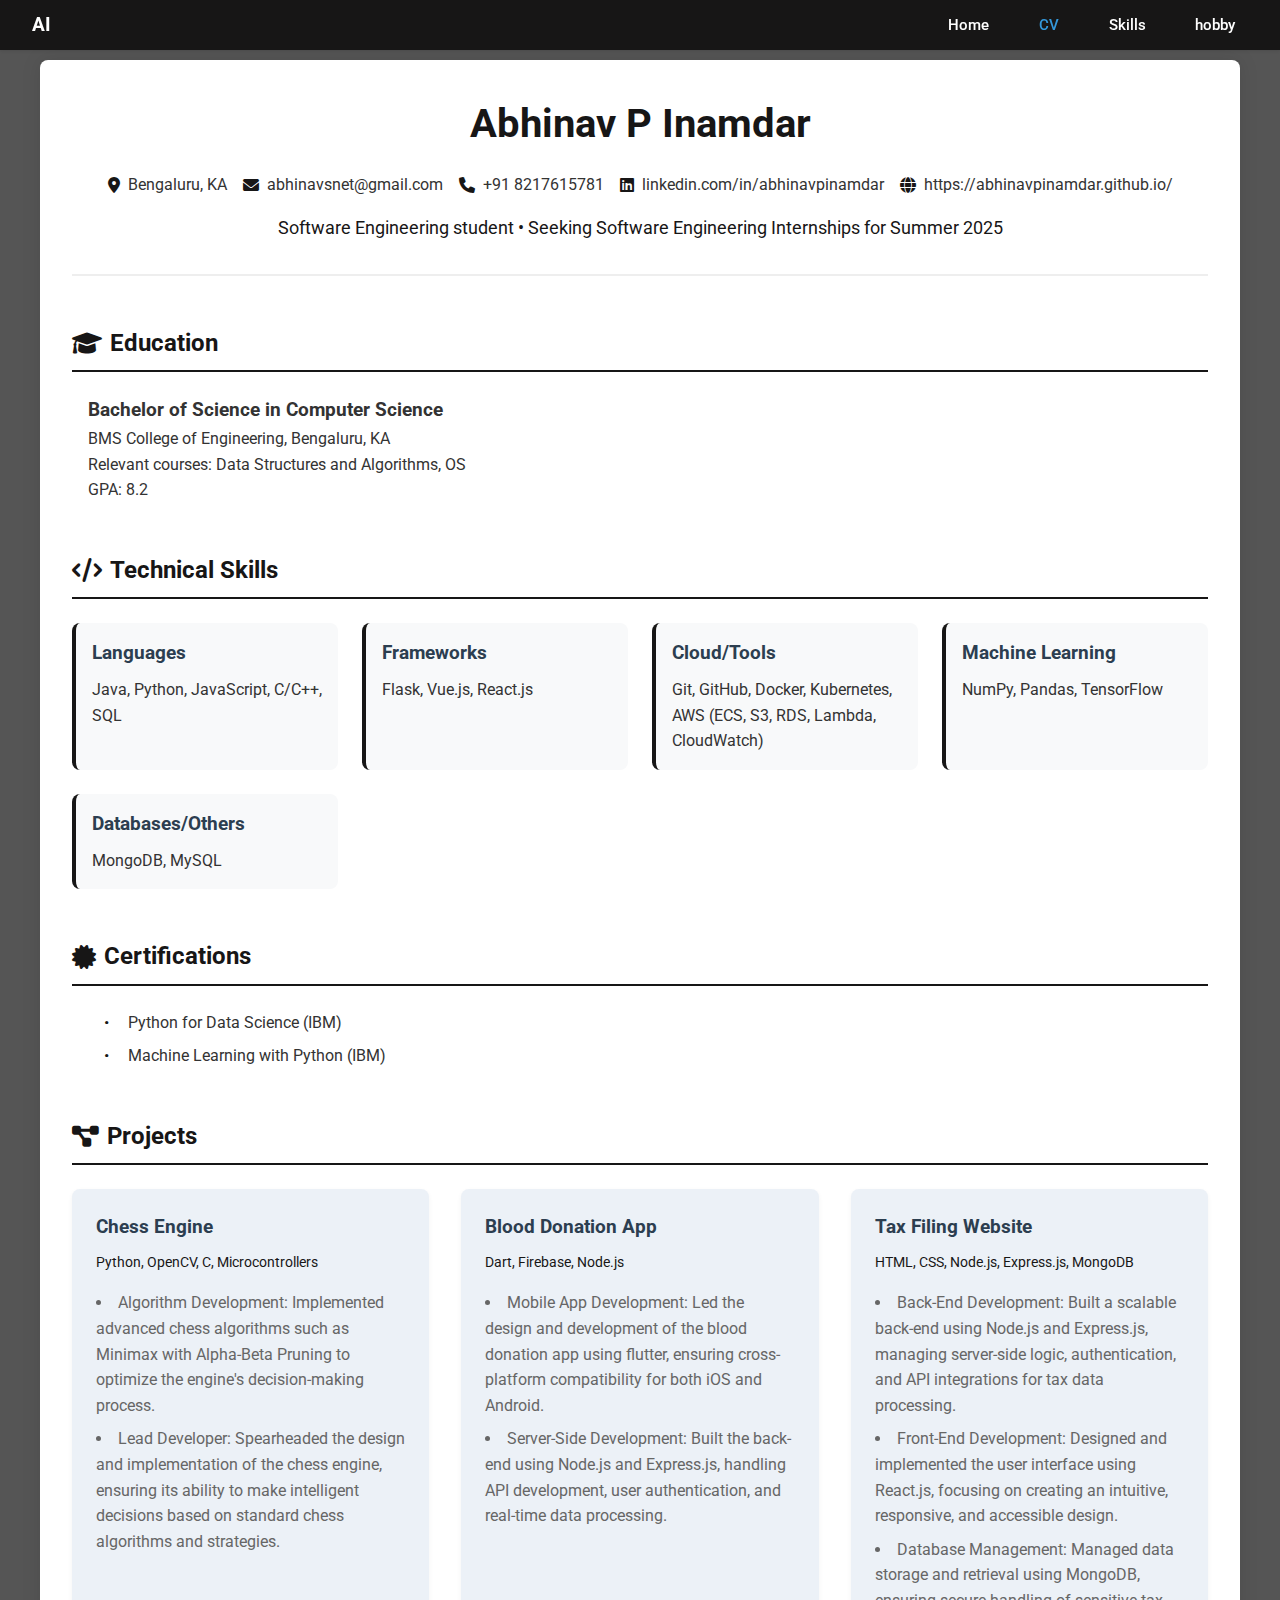
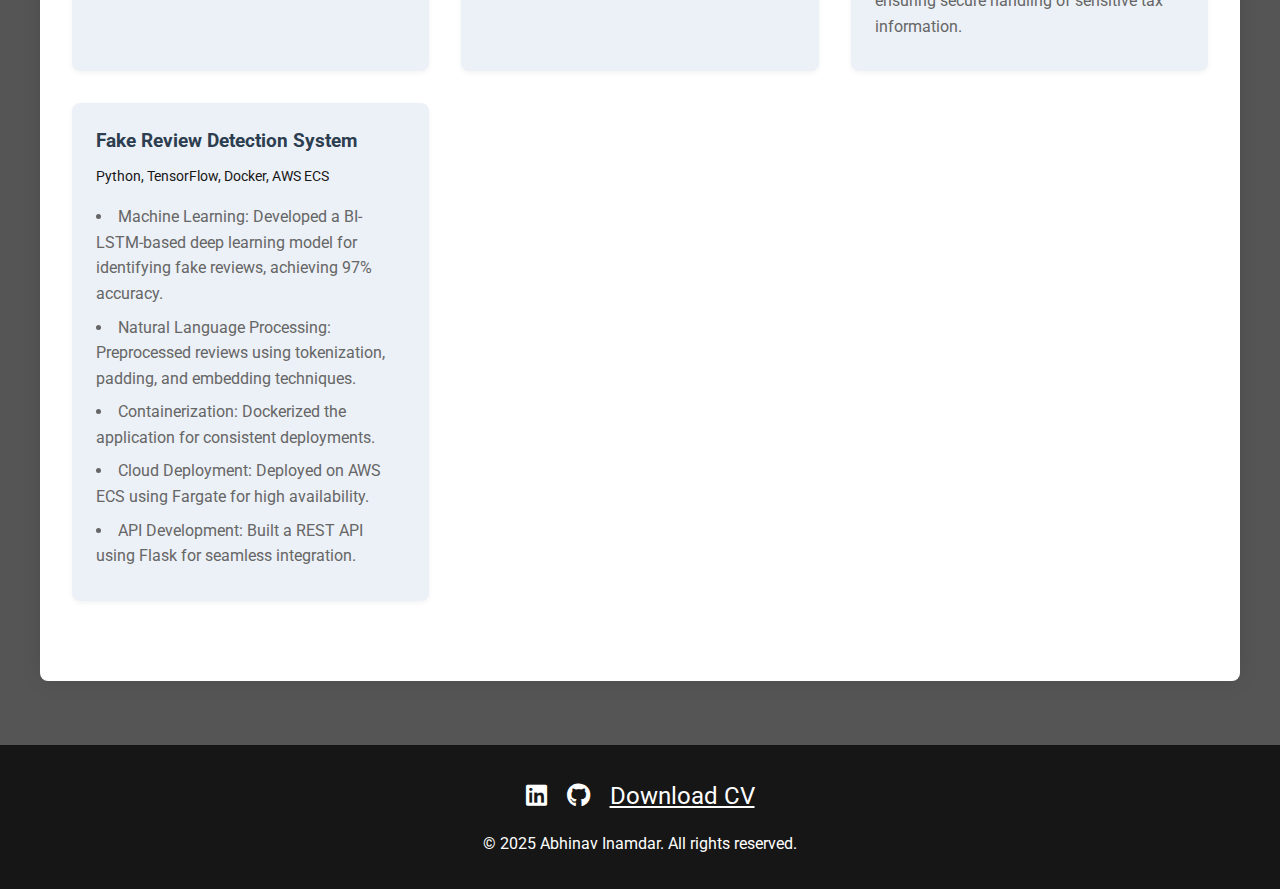
<file: cv.html>
<!DOCTYPE html>
<html lang="en">
<head>
    <meta charset="UTF-8">
    <meta name="viewport" content="width=device-width, initial-scale=1.0">
    <link rel="icon" href="docs/programming.png" type="image/svg+xml">
    <title>Abhinav Inamdar - CV</title>
    <link rel="stylesheet" href="css/style4.css">
    <link rel="preconnect" href="https://fonts.googleapis.com">
    <link rel="preconnect" href="https://fonts.gstatic.com" crossorigin>
    <link href="https://fonts.googleapis.com/css2?family=Roboto:wght@400;700&display=swap" rel="stylesheet">
    <link rel="stylesheet" href="https://cdnjs.cloudflare.com/ajax/libs/font-awesome/6.0.0/css/all.min.css">
    <script src="https://cdnjs.cloudflare.com/ajax/libs/gsap/3.11.1/gsap.min.js"></script>
    <script async src="https://www.googletagmanager.com/gtag/js?id=G-XXXXXXXXXX"></script>
    <script>
        window.dataLayer = window.dataLayer || [];
        function gtag(){dataLayer.push(arguments);}
        gtag('js', new Date());
        gtag('config', 'G-0GG16YDC42');
    </script>
</head>
<body>
    <div class="navbar">
        <div class="logo">
            <a href="index.html">AI</a>
        </div>
        <ul class="nav-links">
            <li><a href="index.html" onclick="pageTransition('index.html'); return false;">Home</a></li>
            <li><a href="cv.html" class="active" onclick="pageTransition('cv.html'); return false;">CV</a></li>
            <li><a href="skills.html" onclick="pageTransition('skills.html'); return false;">Skills</a></li>
            <li><a href="hobbies.html" onclick="pageTransition('hobbies.html'); return false;">hobby</a></li>
        </ul>
        <div class="hamburger">
            <span></span>
            <span></span>
            <span></span>
        </div>
    </div>

    <div class="cv-content">
        <header class="cv-header">
            <h1>Abhinav P Inamdar</h1>
            <div class="contact-info">
                <p><i class="fas fa-map-marker-alt"></i> Bengaluru, KA</p>
                <p><i class="fas fa-envelope"></i> abhinavsnet@gmail.com</p>
                <p><i class="fas fa-phone"></i> +91 8217615781</p>
                <p><i class="fab fa-linkedin"></i> linkedin.com/in/abhinavpinamdar</p>
                <p><i class="fas fa-globe"></i> https://abhinavpinamdar.github.io/</p>
            </div>
            <p class="objective">Software Engineering student • Seeking Software Engineering Internships for Summer 2025</p>
        </header>

        <section class="cv-section" id="education">
            <h2><i class="fas fa-graduation-cap"></i> Education</h2>
            <div class="section-content">
                <h3>Bachelor of Science in Computer Science</h3>
                <p>BMS College of Engineering, Bengaluru, KA</p>
                <p>Relevant courses: Data Structures and Algorithms, OS</p>
                <p>GPA: 8.2</p>
            </div>
        </section>

        <section class="cv-section" id="skills">
            <h2><i class="fas fa-code"></i> Technical Skills</h2>
            <div class="skills-grid">
                <div class="skill-category">
                    <h3>Languages</h3>
                    <p>Java, Python, JavaScript, C/C++, SQL</p>
                </div>
                <div class="skill-category">
                    <h3>Frameworks</h3>
                    <p>Flask, Vue.js, React.js</p>
                </div>
                <div class="skill-category">
                    <h3>Cloud/Tools</h3>
                    <p>Git, GitHub, Docker, Kubernetes, AWS (ECS, S3, RDS, Lambda, CloudWatch)</p>
                </div>
                <div class="skill-category">
                    <h3>Machine Learning</h3>
                    <p>NumPy, Pandas, TensorFlow</p>
                </div>
                <div class="skill-category">
                    <h3>Databases/Others</h3>
                    <p>MongoDB, MySQL</p>
                </div>
            </div>
        </section>

        <section class="cv-section" id="certifications">
            <h2><i class="fas fa-certificate"></i> Certifications</h2>
            <div class="section-content">
                <ul>
                    <li>Python for Data Science (IBM)</li>
                    <li>Machine Learning with Python (IBM)</li>
                </ul>
            </div>
        </section>

        <section class="cv-section" id="projects">
            <h2><i class="fas fa-project-diagram"></i> Projects</h2>
            <div class="projects-grid">
                <div class="project-card">
                    <h3>Chess Engine</h3>
                    <p class="tech-stack">Python, OpenCV, C, Microcontrollers</p>
                    <ul>
                        <li>Algorithm Development: Implemented advanced chess algorithms such as Minimax with Alpha-Beta Pruning to optimize the engine's decision-making process.</li>
                        <li>Lead Developer: Spearheaded the design and implementation of the chess engine, ensuring its ability to make intelligent decisions based on standard chess algorithms and strategies.</li>
                    </ul>
                </div>

                <div class="project-card">
                    <h3>Blood Donation App</h3>
                    <p class="tech-stack">Dart, Firebase, Node.js</p>
                    <ul>
                        <li>Mobile App Development: Led the design and development of the blood donation app using flutter, ensuring cross-platform compatibility for both iOS and Android.</li>
                        <li>Server-Side Development: Built the back-end using Node.js and Express.js, handling API development, user authentication, and real-time data processing.</li>
                    </ul>
                </div>

                <div class="project-card">
                    <h3>Tax Filing Website</h3>
                    <p class="tech-stack">HTML, CSS, Node.js, Express.js, MongoDB</p>
                    <ul>
                        <li>Back-End Development: Built a scalable back-end using Node.js and Express.js, managing server-side logic, authentication, and API integrations for tax data processing.</li>
                        <li>Front-End Development: Designed and implemented the user interface using React.js, focusing on creating an intuitive, responsive, and accessible design.</li>
                        <li>Database Management: Managed data storage and retrieval using MongoDB, ensuring secure handling of sensitive tax information.</li>
                    </ul>
                </div>

                <div class="project-card">
                    <h3>Fake Review Detection System</h3>
                    <p class="tech-stack">Python, TensorFlow, Docker, AWS ECS</p>
                    <ul>
                        <li>Machine Learning: Developed a BI-LSTM-based deep learning model for identifying fake reviews, achieving 97% accuracy.</li>
                        <li>Natural Language Processing: Preprocessed reviews using tokenization, padding, and embedding techniques.</li>
                        <li>Containerization: Dockerized the application for consistent deployments.</li>
                        <li>Cloud Deployment: Deployed on AWS ECS using Fargate for high availability.</li>
                        <li>API Development: Built a REST API using Flask for seamless integration.</li>
                    </ul>
                </div>
            </div>
        </section>
    </div>

    <footer>
        <div class="footer-content">
            <div class="social-links">
                <a href="https://linkedin.com/in/abhinavpinamdar" target="_blank"><i class="fab fa-linkedin"></i></a>
                <a href="https://github.com/abhinavpinamdar" target="_blank"><i class="fab fa-github"></i></a>
                <a href="docs/CV_abhinav.pdf" download class="download-btn">Download CV</a>
            </div>
            <p>&copy; 2025 Abhinav Inamdar. All rights reserved.</p>
        </div>
    </footer>

    <script>
        function pageTransition(newPageUrl) {
            gsap.to("body", {
                opacity: 0,
                duration: 0.5,
                onComplete: function() {
                    window.location.href = newPageUrl;
                }
            });
        }

        document.addEventListener("DOMContentLoaded", function() {
            gsap.from("body", {
                opacity: 0,
                duration: 0.5,
                delay: 0.2
            });
        });
    </script>
</body>
</html>
</file>
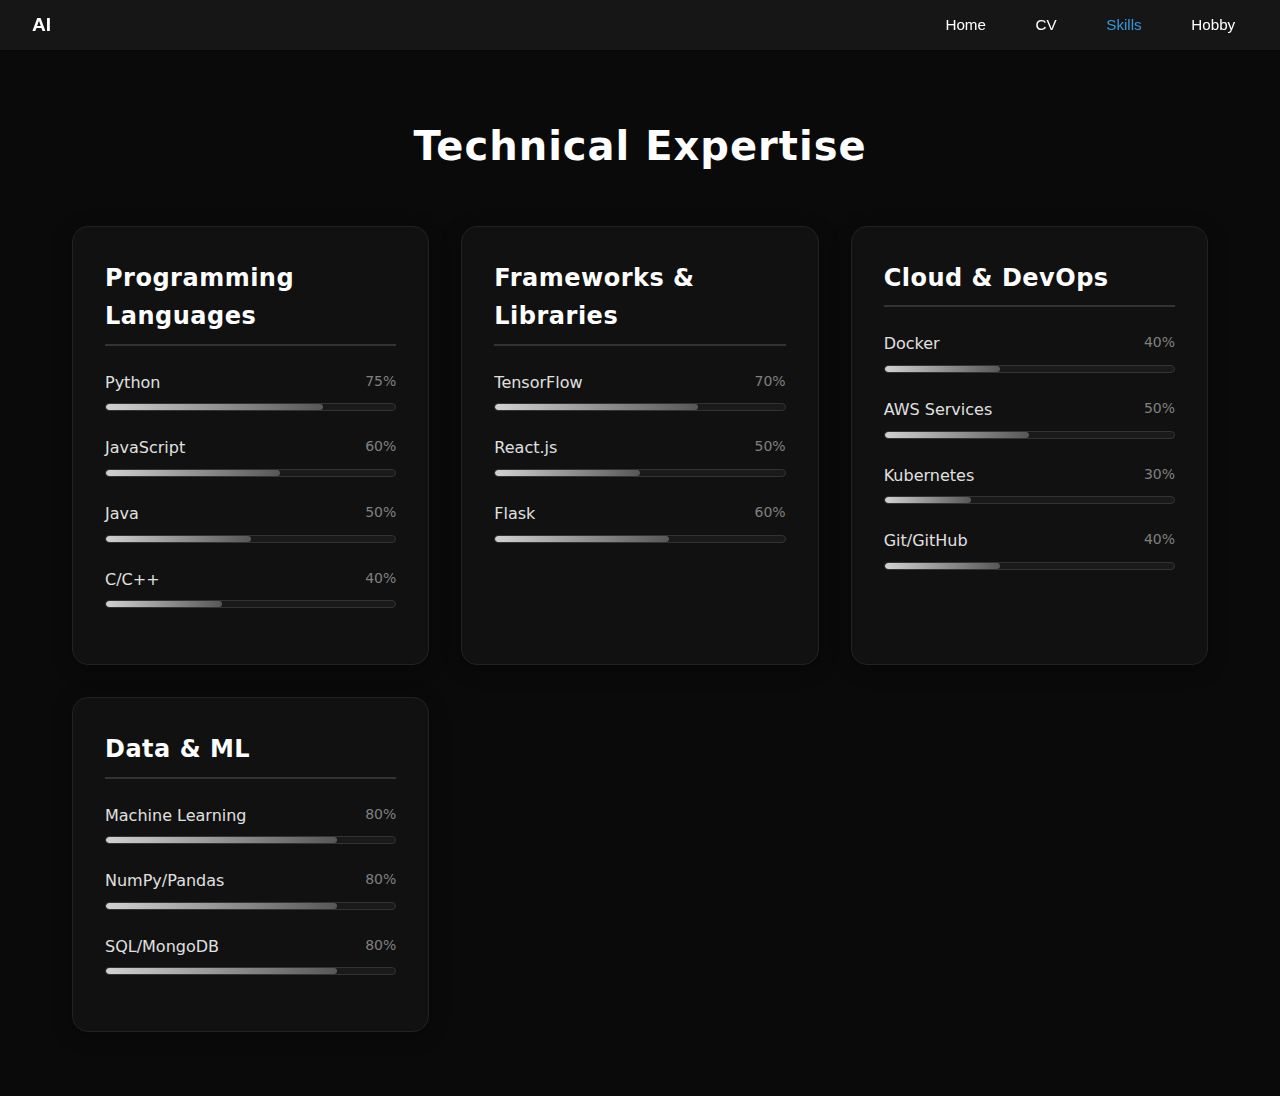
<file: skills.html>
<!DOCTYPE html>
<html>
<head>
    <style>
        *{
            margin: 0;
            padding: 0;
            box-sizing: border-box;
        }

        body {
            background: #0a0a0a;
            color: #fff;
            font-family: 'Roboto', sans-serif;
            line-height: 1.6;
            padding-top: 50px; /* Account for fixed navbar */
        }

  
   
        /* Previous styles remain the same */
        * {
            margin: 0;
            padding: 0;
            box-sizing: border-box;
        }

        body {
            background: #0a0a0a;
            color: #fff;
            font-family: 'Roboto', sans-serif;
            line-height: 1.6;
            padding-top: 50px;
        }

        /* Updated Navbar Styles */
        .navbar {
            background-color: #171616;
            padding: 0 2rem;
            display: flex;
            justify-content: space-between;
            align-items: center;
            position: fixed;
            width: 100%;
            top: 0;
            z-index: 1000;
            box-shadow: 0 1px 3px rgba(0,0,0,0.1);
            height: 50px;
        }

        .logo {
            font-size: 1.2rem;
            font-weight: 700;
            flex: 0 0 auto; /* Prevents logo from growing/shrinking */
        }

        .logo a {
            text-decoration: none;
            color: white;
            padding: 0.5rem 0;
            display: block;
        }

        .nav-container {
            display: flex;
            justify-content: flex-end; /* Pushes items to the right */
            flex: 1; /* Takes up remaining space */
            margin-left: 2rem; /* Space between logo and nav items */
        }

        .nav-links {
            display: flex;
            list-style: none;
            gap: 1.5rem;
            height: 100%;
            align-items: center;
            justify-content: flex-end; /* Aligns items to the right */
        }

        .nav-links li {
            height: 100%;
            display: flex;
            align-items: center;
        }

        .nav-links a {
            color: white;
            text-decoration: none;
            font-weight: 500;
            font-size: 0.95rem;
            padding: 0.5rem 0.8rem;
            transition: color 0.3s ease;
        }

        .nav-links a:hover {
            color: #3498db;
        }

        .nav-links a.active {
            color: #3498db;
        }

        .hamburger {
            display: none;
            flex-direction: column;
            cursor: pointer;
            margin-left: 1rem;
        }

        .hamburger span {
            width: 25px;
            height: 3px;
            background: white;
            margin: 2px 0;
            transition: 0.3s;
        }

        @media (max-width: 768px) {
            .navbar {
                padding: 0 1rem;
            }
            
            .nav-links {
                display: none;
            }

            .hamburger {
                display: flex;
            }

            .nav-container {
                margin-left: 0;
            }
        }

        body {
            background: #0a0a0a;
            color: #fff;
        }

        .skills-container {
            max-width: 1200px;
            margin: 0 auto;
            padding: 4rem 2rem;
            font-family: system-ui, -apple-system, sans-serif;
        }

        .section-title {
            text-align: center;
            font-size: 2.5rem;
            color: #ffffff;
            margin-bottom: 3rem;
            font-weight: 600;
            letter-spacing: 1px;
        }

        .skills-grid {
            display: grid;
            grid-template-columns: repeat(auto-fit, minmax(300px, 1fr));
            gap: 2rem;
        }

        .skill-category {
            background: #111111;
            border-radius: 1rem;
            padding: 2rem;
            box-shadow: 0 4px 20px rgba(0, 0, 0, 0.3);
            transition: all 0.3s ease;
            border: 1px solid #222222;
        }

        .skill-category:hover {
            transform: translateY(-5px);
            box-shadow: 0 8px 30px rgba(0, 0, 0, 0.4);
            border-color: #333333;
        }

        .category-title {
            color: #ffffff;
            font-size: 1.5rem;
            margin-bottom: 1.5rem;
            padding-bottom: 0.5rem;
            border-bottom: 2px solid #333333;
            letter-spacing: 0.5px;
        }

        .skill-item {
            margin-bottom: 1.5rem;
        }

        .skill-header {
            display: flex;
            justify-content: space-between;
            margin-bottom: 0.5rem;
        }

        .skill-name {
            color: #e0e0e0;
            font-weight: 500;
        }

        .skill-percentage {
            color: #808080;
            font-size: 0.875rem;
        }

        .progress-bar {
            background: #1a1a1a;
            border-radius: 0.5rem;
            height: 0.5rem;
            overflow: hidden;
            border: 1px solid #333333;
        }

        .progress-fill {
            height: 100%;
            border-radius: 0.5rem;
            background: linear-gradient(90deg, #ffffff, #666666);
            transition: width 1s ease-in-out;
            opacity: 0.8;
        }

        .skill-category:hover .progress-fill {
            opacity: 1;
            background: linear-gradient(90deg, #ffffff, #808080);
        }

        @media (max-width: 768px) {
            .skills-container {
                padding: 2rem 1rem;
            }
            
            .section-title {
                font-size: 2rem;
            }
        }
    </style>
</head>
<body>
    <div class="navbar">
        <div class="logo">
            <a href="index.html">AI</a>
        </div>
        <ul class="nav-links">
            <li><a href="index.html">Home</a></li>
            <li><a href="cv.html">CV</a></li>
            <li><a href="skills.html" class="active">Skills</a></li>
            <li><a href="hobbies.html">Hobby</a></li>
        </ul>
        <div class="hamburger">
            <span></span>
            <span></span>
            <span></span>
        </div>
    </div>
    <section class="skills-container">
        <h2 class="section-title">Technical Expertise</h2>
        <div class="skills-grid">
            <div class="skill-category">
                <h3 class="category-title">Programming Languages</h3>
                <div class="skill-item">
                    <div class="skill-header">
                        <span class="skill-name">Python</span>
                        <span class="skill-percentage">75%</span>
                    </div>
                    <div class="progress-bar">
                        <div class="progress-fill" style="width: 75%"></div>
                    </div>
                </div>
                <div class="skill-item">
                    <div class="skill-header">
                        <span class="skill-name">JavaScript</span>
                        <span class="skill-percentage">60%</span>
                    </div>
                    <div class="progress-bar">
                        <div class="progress-fill" style="width: 60%"></div>
                    </div>
                </div>
                <div class="skill-item">
                    <div class="skill-header">
                        <span class="skill-name">Java</span>
                        <span class="skill-percentage">50%</span>
                    </div>
                    <div class="progress-bar">
                        <div class="progress-fill" style="width: 50%"></div>
                    </div>
                </div>
                <div class="skill-item">
                    <div class="skill-header">
                        <span class="skill-name">C/C++</span>
                        <span class="skill-percentage">40%</span>
                    </div>
                    <div class="progress-bar">
                        <div class="progress-fill" style="width: 40%"></div>
                    </div>
                </div>
            </div>

            <div class="skill-category">
                <h3 class="category-title">Frameworks & Libraries</h3>
                <div class="skill-item">
                    <div class="skill-header">
                        <span class="skill-name">TensorFlow</span>
                        <span class="skill-percentage">70%</span>
                    </div>
                    <div class="progress-bar">
                        <div class="progress-fill" style="width: 70%"></div>
                    </div>
                </div>
                <div class="skill-item">
                    <div class="skill-header">
                        <span class="skill-name">React.js</span>
                        <span class="skill-percentage">50%</span>
                    </div>
                    <div class="progress-bar">
                        <div class="progress-fill" style="width: 50%"></div>
                    </div>
                </div>
                <div class="skill-item">
                    <div class="skill-header">
                        <span class="skill-name">Flask</span>
                        <span class="skill-percentage">60%</span>
                    </div>
                    <div class="progress-bar">
                        <div class="progress-fill" style="width: 60%"></div>
                    </div>
                </div>
            </div>

            <div class="skill-category">
                <h3 class="category-title">Cloud & DevOps</h3>
                <div class="skill-item">
                    <div class="skill-header">
                        <span class="skill-name">Docker</span>
                        <span class="skill-percentage">40%</span>
                    </div>
                    <div class="progress-bar">
                        <div class="progress-fill" style="width: 40%"></div>
                    </div>
                </div>
                <div class="skill-item">
                    <div class="skill-header">
                        <span class="skill-name">AWS Services</span>
                        <span class="skill-percentage">50%</span>
                    </div>
                    <div class="progress-bar">
                        <div class="progress-fill" style="width: 50%"></div>
                    </div>
                </div>
                <div class="skill-item">
                    <div class="skill-header">
                        <span class="skill-name">Kubernetes</span>
                        <span class="skill-percentage">30%</span>
                    </div>
                    <div class="progress-bar">
                        <div class="progress-fill" style="width: 30%"></div>
                    </div>
                </div>
                <div class="skill-item">
                    <div class="skill-header">
                        <span class="skill-name">Git/GitHub</span>
                        <span class="skill-percentage">40%</span>
                    </div>
                    <div class="progress-bar">
                        <div class="progress-fill" style="width: 40%"></div>
                    </div>
                </div>
            </div>

            <div class="skill-category">
                <h3 class="category-title">Data & ML</h3>
                <div class="skill-item">
                    <div class="skill-header">
                        <span class="skill-name">Machine Learning</span>
                        <span class="skill-percentage">80%</span>
                    </div>
                    <div class="progress-bar">
                        <div class="progress-fill" style="width: 80%"></div>
                    </div>
                </div>
                <div class="skill-item">
                    <div class="skill-header">
                        <span class="skill-name">NumPy/Pandas</span>
                        <span class="skill-percentage">80%</span>
                    </div>
                    <div class="progress-bar">
                        <div class="progress-fill" style="width: 80%"></div>
                    </div>
                </div>
                <div class="skill-item">
                    <div class="skill-header">
                        <span class="skill-name">SQL/MongoDB</span>
                        <span class="skill-percentage">80%</span>
                    </div>
                    <div class="progress-bar">
                        <div class="progress-fill" style="width: 80%"></div>
                    </div>
                </div>
            </div>
        </div>
    </section>
</body>
</html>
</file>
<file: css/style4.css>
/* Base styles */
* {
    margin: 0;
    padding: 0;
    box-sizing: border-box;
}

body {
    font-family: 'Roboto', sans-serif;
    line-height: 1.6;
    background-color: #555;
    color: #333;
}

/* Updated Navbar Styles */
.navbar {
    background-color: #171616;
    padding: 0.5rem 2rem;
    display: flex;
    justify-content: space-between;
    align-items: center;
    position: fixed;
    width: 100%;
    top: 0;
    z-index: 1000;
    box-shadow: 0 1px 3px rgba(0,0,0,0.1);
    height: 50px;
}

.logo {
    font-size: 1.2rem;
    font-weight: 700;
}

.logo a {
    text-decoration: none;
    color: white;
}

.nav-links {
    display: flex;
    list-style: none;
    gap: 1.5rem;
    height: 100%;
    align-items: center;
}

.nav-links li {
    height: 100%;
    display: flex;
    align-items: center;
}

.nav-links a {
    color: white;
    text-decoration: none;
    font-weight: 500;
    font-size: 0.95rem;
    padding: 0.5rem 0.8rem;
    transition: color 0.3s ease;
}

.nav-links a:hover {
    color: #3498db;
}

.nav-links a.active {
    color: #3498db;
}

/* CV Content Styles */
.cv-content {
    max-width: 1200px;
    margin: 60px auto 0;
    padding: 2rem;
    background-color: white;
    box-shadow: 0 0 20px rgba(0,0,0,0.1);
    border-radius: 8px;
}

.cv-header {
    text-align: center;
    margin-bottom: 3rem;
    padding-bottom: 2rem;
    border-bottom: 2px solid #eee;
}

.cv-header h1 {
    font-size: 2.5rem;
    color: #171616;
    margin-bottom: 1rem;
}

.contact-info {
    display: flex;
    flex-wrap: wrap;
    justify-content: center;
    gap: 1rem;
    margin: 1rem 0;
}

.contact-info p {
    display: flex;
    align-items: center;
    gap: 0.5rem;
}

.contact-info i {
    color: #171616;
}

.objective {
    font-size: 1.1rem;
    color: #171616;
    margin-top: 1rem;
}

/* Section Styles */
.cv-section {
    margin-bottom: 3rem;
}

.cv-section h2 {
    color: #171616;
    border-bottom: 2px solid #171616;
    padding-bottom: 0.5rem;
    margin-bottom: 1.5rem;
    display: flex;
    align-items: center;
    gap: 0.5rem;
}

.cv-section h2 i {
    color: #171616;
}

.section-content {
    padding: 0 1rem;
}

/* Skills Grid */
.skills-grid {
    display: grid;
    grid-template-columns: repeat(auto-fit, minmax(250px, 1fr));
    gap: 1.5rem;
}

.skill-category {
    background-color: #f8f9fa;
    padding: 1rem;
    border-radius: 8px;
    border-left: 4px solid #171616;
}

.skill-category h3 {
    color: #2c3e50;
    margin-bottom: 0.5rem;
}

/* Projects Grid */
.projects-grid {
    display: grid;
    grid-template-columns: repeat(auto-fit, minmax(300px, 1fr));
    gap: 2rem;
}

.project-card {
    background-color: #ecf1f7;
    padding: 1.5rem;
    border-radius: 8px;
    box-shadow: 0 2px 5px rgba(0,0,0,0.05);
    transition: transform 0.3s ease;
}

.project-card:hover {
    transform: translateY(-5px);
}

.project-card h3 {
    color: #2c3e50;
    margin-bottom: 0.5rem;
}

.tech-stack {
    color: #171616;
    font-size: 0.9rem;
    margin-bottom: 1rem;
}

.project-card ul {
    list-style-position: inside;
    color: #666;
}

.project-card li {
    margin-bottom: 0.5rem;
}

/* Certifications Section */
#certifications ul {
    list-style: none;
    padding-left: 1rem;
}

#certifications li {
    position: relative;
    padding-left: 1.5rem;
    margin-bottom: 0.5rem;
}

#certifications li:before {
    content: '•';
    color: #171616;
    position: absolute;
    left: 0;
}

/* Footer Styles */
footer {
    background-color: #171616;
    color: white;
    padding: 2rem;
    margin-top: 4rem;
}

.footer-content {
    max-width: 1200px;
    margin: 0 auto;
    text-align: center;
}

.social-links {
    margin-bottom: 1rem;
}

.social-links a {
    color: white;
    font-size: 1.5rem;
    margin: 0 0.5rem;
    transition: color 0.3s ease;
}

.social-links a:hover {
    color: #3498db;
}

/* Hamburger Menu */
.hamburger {
    display: none;
    cursor: pointer;
}

.hamburger span {
    display: block;
    width: 20px;
    height: 2px;
    background-color: white;
    margin: 4px 0;
    transition: 0.3s;
}

/* Responsive Design */
@media (max-width: 768px) {
    .navbar {
        padding: 0.5rem 1rem;
    }
    
    .nav-links {
        display: none;
    }
    
    .hamburger {
        display: block;
    }
    
    .cv-content {
        padding: 1rem;
        margin-top: 60px;
    }
    
    .contact-info {
        flex-direction: column;
        align-items: center;
    }
    
    .projects-grid {
        grid-template-columns: 1fr;
    }
    
    .cv-header h1 {
        font-size: 2rem;
    }
}

/* Print Styles */
@media print {
    .navbar, 
    footer,
    .hamburger {
        display: none;
    }

    .cv-content {
        margin: 0;
        padding: 0;
        box-shadow: none;
    }

    .project-card {
        break-inside: avoid;
        box-shadow: none;
    }
    
    .cv-content {
        font-size: 11pt;
    }
    
    a {
        text-decoration: none;
        color: #333;
    }
}
</file>
